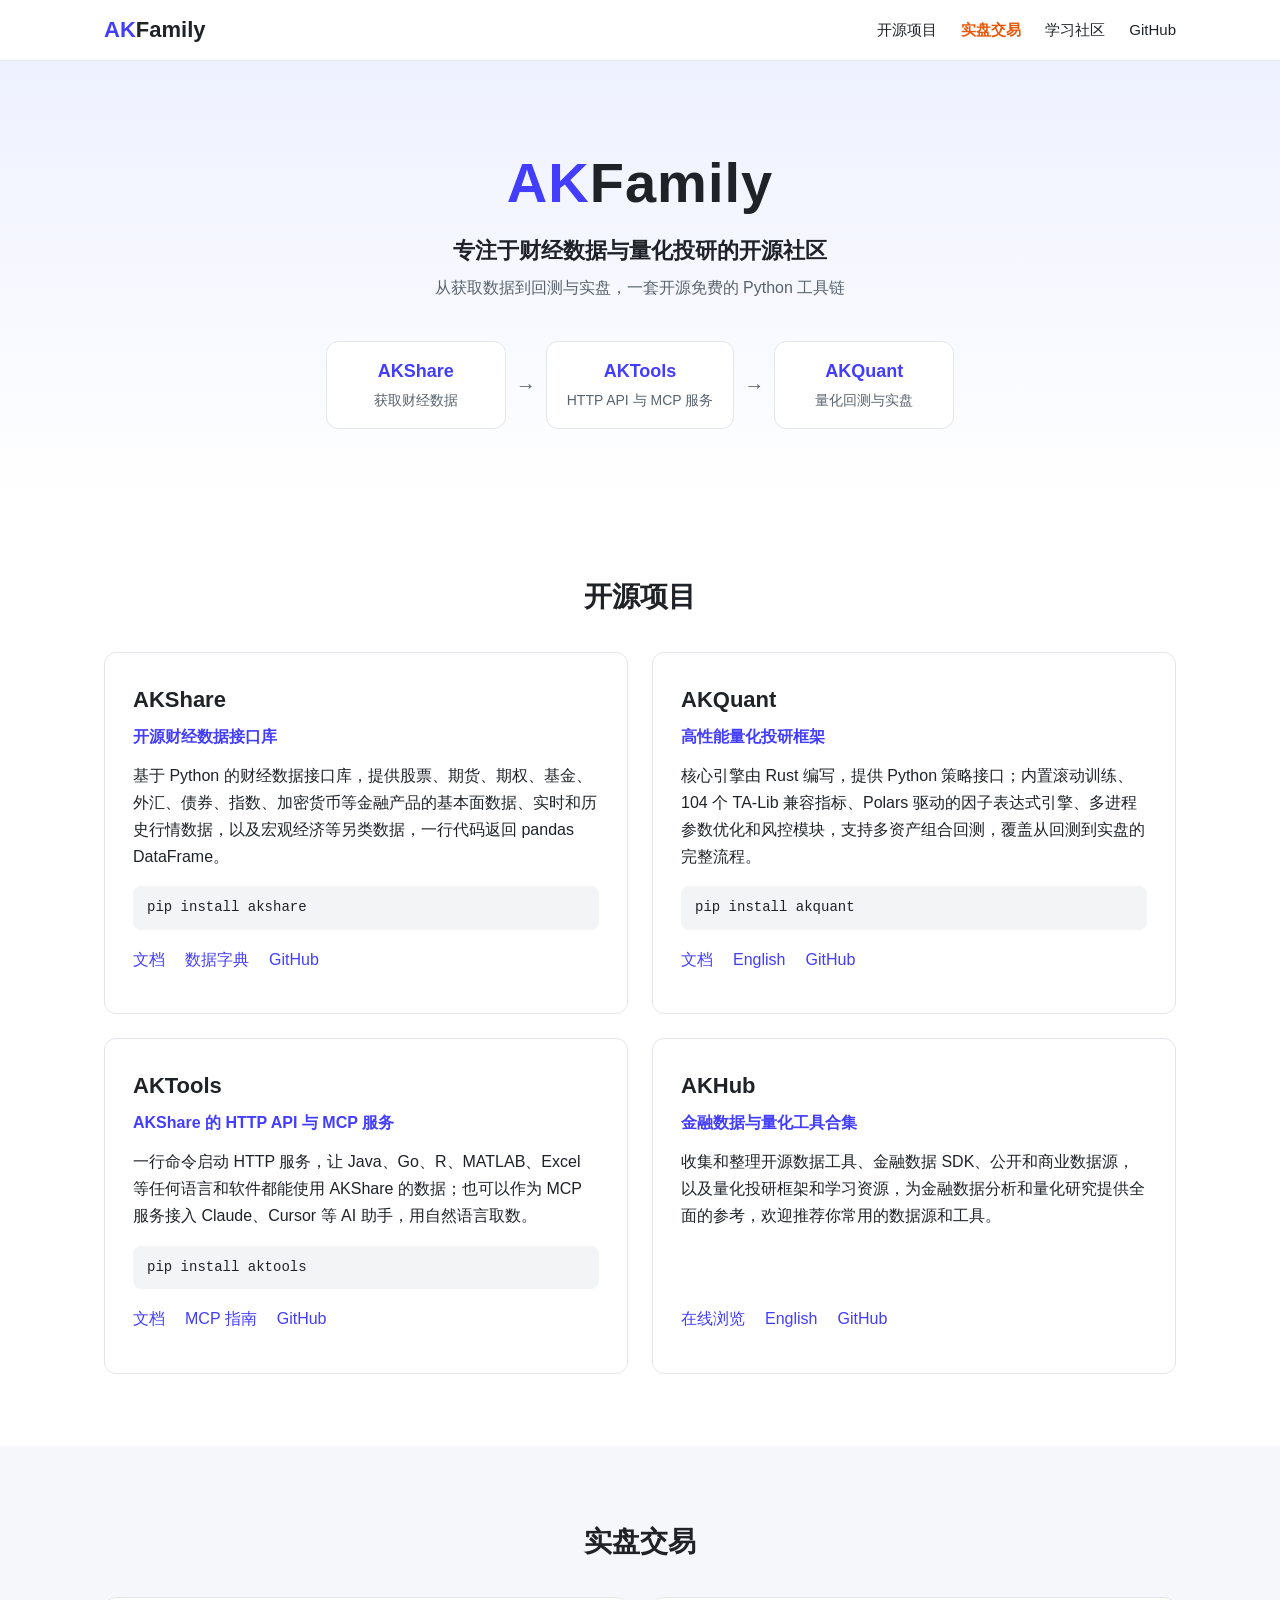
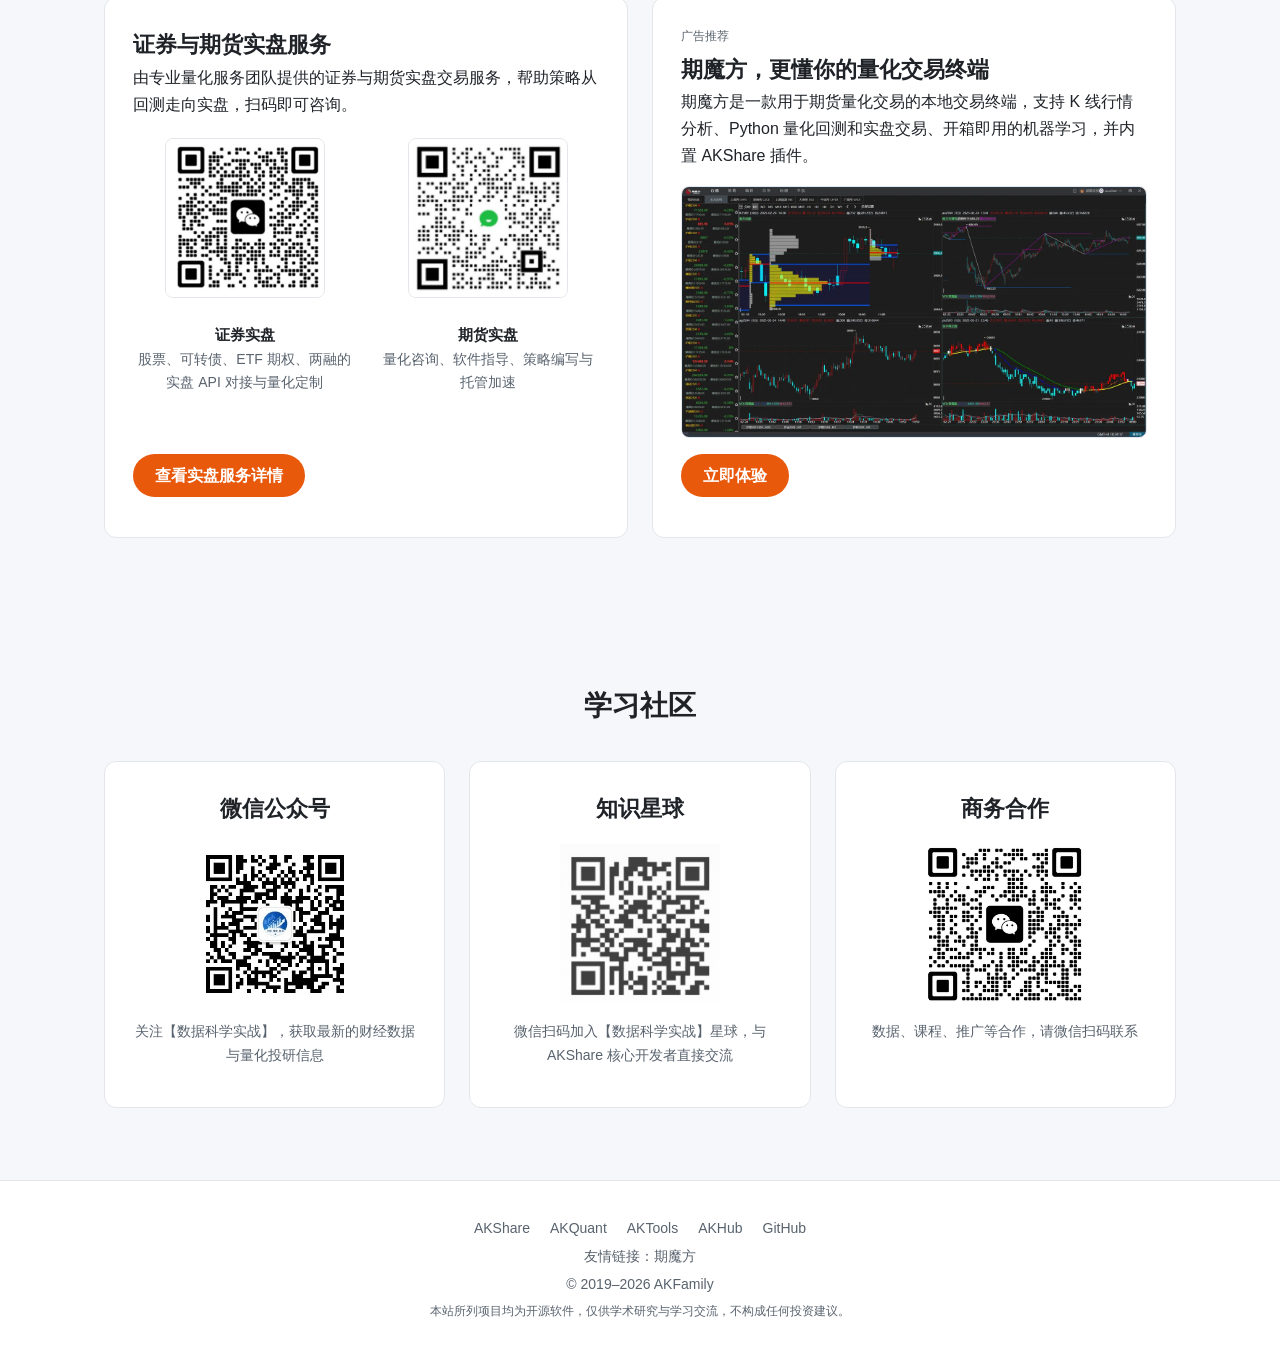
<file: index.html>
<!doctype html>
<html lang="zh-CN">
<head>
  <meta charset="utf-8">
  <meta name="viewport" content="width=device-width, initial-scale=1">
  <title>AKFamily — 专注于财经数据与量化投研的开源社区</title>
  <meta name="description" content="AKFamily 是 AKShare、AKQuant、AKTools 和 AKHub 的项目家族：开源免费的财经数据接口、量化回测与实盘框架、HTTP API 与 MCP 服务，以及金融数据与量化工具合集。">
  <meta name="keywords" content="AKFamily, AKShare, AKQuant, AKTools, AKHub, 财经数据, 金融数据接口, 量化投资, 量化回测, 量化实盘, Python">
  <link rel="canonical" href="https://akfamily.xyz/">
  <meta property="og:type" content="website">
  <meta property="og:title" content="AKFamily — 专注于财经数据与量化投研的开源社区">
  <meta property="og:description" content="开源免费的财经数据接口、量化回测与实盘框架、HTTP API 与 MCP 服务。">
  <meta property="og:url" content="https://akfamily.xyz/">
  <meta property="og:image" content="https://akfamily.xyz/assets/og/akfamily.png">
  <meta property="og:image:width" content="1280">
  <meta property="og:image:height" content="640">
  <meta name="twitter:card" content="summary_large_image">
  <link rel="icon" href="favicon.ico">
  <link rel="stylesheet" href="assets/style.css">
  <script>
    // 兼容旧站的 hash 路由，例如 https://akfamily.xyz/#/community
    (function () {
      var map = { "#/data": "#projects", "#/quant": "#projects", "#/trade": "#trade",
                  "#/course": "#top", "#/community": "#community", "#/": "#top" };
      var target = map[location.hash];
      if (!target) { return; }
      history.replaceState(null, "", target === "#top" ? location.pathname : target);
      document.addEventListener("DOMContentLoaded", function () {
        var el = document.querySelector(target);
        if (el && target !== "#top") { el.scrollIntoView(); }
      });
    })();
  </script>
</head>
<body id="top">
  <header class="nav">
    <div class="wrap nav-inner">
      <a class="brand" href="#top"><span class="ak">AK</span>Family</a>
      <nav>
        <a href="#projects">开源项目</a>
        <a href="#trade" class="hl">实盘交易</a>
        <a href="#community">学习社区</a>
        <a href="https://github.com/akfamily" target="_blank" rel="noopener">GitHub</a>
      </nav>
    </div>
  </header>

  <main>
    <section class="hero">
      <div class="wrap">
        <h1><span class="ak">AK</span>Family</h1>
        <p class="lead">专注于财经数据与量化投研的开源社区</p>
        <p class="sub">从获取数据到回测与实盘，一套开源免费的 Python 工具链</p>
        <ol class="flow" aria-label="项目关系">
          <li><a href="https://akshare.akfamily.xyz/" target="_blank" rel="noopener"><b>AKShare</b><span>获取财经数据</span></a></li>
          <li><a href="https://aktools.akfamily.xyz/" target="_blank" rel="noopener"><b>AKTools</b><span>HTTP API 与 MCP 服务</span></a></li>
          <li><a href="https://akquant.akfamily.xyz/" target="_blank" rel="noopener"><b>AKQuant</b><span>量化回测与实盘</span></a></li>
        </ol>
      </div>
    </section>

    <section id="projects" class="section">
      <div class="wrap">
        <h2>开源项目</h2>
        <div class="grid cards">
          <article class="card">
            <h3>AKShare</h3>
            <p class="tag">开源财经数据接口库</p>
            <p>基于 Python 的财经数据接口库，提供股票、期货、期权、基金、外汇、债券、指数、加密货币等金融产品的基本面数据、实时和历史行情数据，以及宏观经济等另类数据，一行代码返回 pandas DataFrame。</p>
            <pre><code>pip install akshare</code></pre>
            <p class="links"><a href="https://akshare.akfamily.xyz/" target="_blank" rel="noopener">文档</a><a href="https://akshare.akfamily.xyz/data/index.html" target="_blank" rel="noopener">数据字典</a><a href="https://github.com/akfamily/akshare" target="_blank" rel="noopener">GitHub</a></p>
          </article>
          <article class="card">
            <h3>AKQuant</h3>
            <p class="tag">高性能量化投研框架</p>
            <p>核心引擎由 Rust 编写，提供 Python 策略接口；内置滚动训练、104 个 TA-Lib 兼容指标、Polars 驱动的因子表达式引擎、多进程参数优化和风控模块，支持多资产组合回测，覆盖从回测到实盘的完整流程。</p>
            <pre><code>pip install akquant</code></pre>
            <p class="links"><a href="https://akquant.akfamily.xyz/" target="_blank" rel="noopener">文档</a><a href="https://akquant.akfamily.xyz/en/" target="_blank" rel="noopener">English</a><a href="https://github.com/akfamily/akquant" target="_blank" rel="noopener">GitHub</a></p>
          </article>
          <article class="card">
            <h3>AKTools</h3>
            <p class="tag">AKShare 的 HTTP API 与 MCP 服务</p>
            <p>一行命令启动 HTTP 服务，让 Java、Go、R、MATLAB、Excel 等任何语言和软件都能使用 AKShare 的数据；也可以作为 MCP 服务接入 Claude、Cursor 等 AI 助手，用自然语言取数。</p>
            <pre><code>pip install aktools</code></pre>
            <p class="links"><a href="https://aktools.akfamily.xyz/" target="_blank" rel="noopener">文档</a><a href="https://akshare.akfamily.xyz/mcp.html" target="_blank" rel="noopener">MCP 指南</a><a href="https://github.com/akfamily/aktools" target="_blank" rel="noopener">GitHub</a></p>
          </article>
          <article class="card">
            <h3>AKHub</h3>
            <p class="tag">金融数据与量化工具合集</p>
            <p>收集和整理开源数据工具、金融数据 SDK、公开和商业数据源，以及量化投研框架和学习资源，为金融数据分析和量化研究提供全面的参考，欢迎推荐你常用的数据源和工具。</p>
            <p class="links"><a href="https://akhub.akfamily.xyz/" target="_blank" rel="noopener">在线浏览</a><a href="https://akhub.akfamily.xyz/en/" target="_blank" rel="noopener">English</a><a href="https://github.com/akfamily/akhub" target="_blank" rel="noopener">GitHub</a></p>
          </article>
        </div>
      </div>
    </section>

    <section id="trade" class="section alt">
      <div class="wrap">
        <h2>实盘交易</h2>
        <div class="grid two">
          <article class="card promo">
            <h3>证券与期货实盘服务</h3>
            <p>由专业量化服务团队提供的证券与期货实盘交易服务，帮助策略从回测走向实盘，扫码即可咨询。</p>
            <div class="trade-qr">
              <figure>
                <img src="assets/img/trade-stock-qrcode.png" width="160" height="160" alt="证券实盘咨询微信二维码" loading="lazy">
                <figcaption><b>证券实盘</b>股票、可转债、ETF 期权、两融的实盘 API 对接与量化定制</figcaption>
              </figure>
              <figure>
                <img src="assets/img/trade-futures-qrcode.png" width="160" height="160" alt="期货实盘咨询微信二维码" loading="lazy">
                <figcaption><b>期货实盘</b>量化咨询、软件指导、策略编写与托管加速</figcaption>
              </figure>
            </div>
            <p class="links"><a class="btn" href="https://akshare.akfamily.xyz/trade.html" target="_blank" rel="noopener">查看实盘服务详情</a></p>
          </article>
          <article class="card promo">
            <p class="ad">广告推荐</p>
            <h3>期魔方，更懂你的量化交易终端</h3>
            <p>期魔方是一款用于期货量化交易的本地交易终端，支持 K 线行情分析、Python 量化回测和实盘交易、开箱即用的机器学习，并内置 AKShare 插件。</p>
            <img src="assets/img/qimofang.webp" width="1280" height="690" alt="期魔方量化交易终端界面截图" loading="lazy">
            <p class="links"><a class="btn" href="https://qmfquant.com" target="_blank" rel="noopener sponsored">立即体验</a></p>
          </article>
        </div>
      </div>
    </section>

    <section id="community" class="section alt">
      <div class="wrap">
        <h2>学习社区</h2>
        <div class="grid three">
          <article class="card qr">
            <h3>微信公众号</h3>
            <img src="assets/img/wechat-qrcode.jpg" width="160" height="160" alt="微信公众号【数据科学实战】二维码" loading="lazy">
            <p>关注【数据科学实战】，获取最新的财经数据与量化投研信息</p>
          </article>
          <article class="card qr">
            <h3>知识星球</h3>
            <img src="assets/img/zsxq-qrcode.png" width="160" height="160" alt="知识星球【数据科学实战】二维码" loading="lazy">
            <p>微信扫码加入【数据科学实战】星球，与 AKShare 核心开发者直接交流</p>
          </article>
          <article class="card qr">
            <h3>商务合作</h3>
            <img src="assets/img/business-qrcode.png" width="160" height="160" alt="商务合作微信二维码" loading="lazy">
            <p>数据、课程、推广等合作，请微信扫码联系</p>
          </article>
        </div>
      </div>
    </section>
  </main>

  <footer class="footer">
    <div class="wrap">
      <p class="footer-links"><a href="https://akshare.akfamily.xyz/" target="_blank" rel="noopener">AKShare</a><a href="https://akquant.akfamily.xyz/" target="_blank" rel="noopener">AKQuant</a><a href="https://aktools.akfamily.xyz/" target="_blank" rel="noopener">AKTools</a><a href="https://akhub.akfamily.xyz/" target="_blank" rel="noopener">AKHub</a><a href="https://github.com/akfamily" target="_blank" rel="noopener">GitHub</a></p>
      <p>友情链接：<a href="https://qmfquant.com" target="_blank" rel="noopener">期魔方</a></p>
      <p>© 2019–<span id="year">2026</span> AKFamily</p>
      <p class="disclaimer">本站所列项目均为开源软件，仅供学术研究与学习交流，不构成任何投资建议。</p>
    </div>
  </footer>
  <script>document.getElementById("year").textContent = new Date().getFullYear();</script>
</body>
</html>
</file>
<file: assets/style.css>
:root {
  --brand: #433dff;
  --accent: #e8590c;
  --text: #1f2328;
  --muted: #59636e;
  --line: #e3e6ea;
  --bg-alt: #f6f7fb;
  --radius: 12px;
  font-family: -apple-system, BlinkMacSystemFont, "Segoe UI", "PingFang SC",
    "Hiragino Sans GB", "Microsoft YaHei", Arial, sans-serif;
  color: var(--text);
  line-height: 1.7;
}

* { box-sizing: border-box; }
html { scroll-behavior: smooth; scroll-padding-top: 72px; }
body { margin: 0; background: #fff; }
a { color: var(--brand); text-decoration: none; }
a:hover { text-decoration: underline; }
img { max-width: 100%; height: auto; }
.wrap { max-width: 1120px; margin: 0 auto; padding: 0 24px; }
.ak { color: var(--brand); }

/* 顶栏 */
.nav {
  position: sticky; top: 0; z-index: 10;
  background: rgba(255, 255, 255, 0.92);
  backdrop-filter: blur(8px);
  border-bottom: 1px solid var(--line);
}
.nav-inner { display: flex; align-items: center; justify-content: space-between; height: 60px; }
.brand { font-size: 22px; font-weight: 700; color: var(--text); }
.brand:hover { text-decoration: none; }
.nav nav { display: flex; gap: 24px; }
.nav nav a { color: var(--text); font-size: 15px; }
.nav nav a.hl { color: var(--accent); font-weight: 600; }

/* 首屏 */
.hero {
  padding: 88px 0 72px;
  text-align: center;
  background: linear-gradient(180deg, #eef1ff 0%, #fff 100%);
}
.hero h1 { margin: 0; font-size: 56px; line-height: 1.2; letter-spacing: 1px; }
.hero .lead { margin: 16px 0 4px; font-size: 22px; font-weight: 600; }
.hero .sub { margin: 0; color: var(--muted); }
.flow {
  list-style: none; padding: 0; margin: 40px auto 0;
  display: flex; justify-content: center; align-items: stretch; gap: 40px;
}
.flow li { position: relative; }
.flow li + li::before {
  content: "→"; position: absolute; left: -30px; top: 50%;
  transform: translateY(-50%); color: var(--muted); font-size: 20px;
}
.flow a {
  display: block; min-width: 180px; padding: 14px 20px;
  background: #fff; border: 1px solid var(--line); border-radius: var(--radius);
  color: var(--text);
}
.flow a:hover { border-color: var(--brand); text-decoration: none; }
.flow b { display: block; font-size: 18px; color: var(--brand); }
.flow span { font-size: 14px; color: var(--muted); }

/* 区块 */
.section { padding: 72px 0; }
.section.alt { background: var(--bg-alt); }
.section h2 { margin: 0 0 32px; font-size: 28px; text-align: center; }
.grid { display: grid; gap: 24px; }
.cards { grid-template-columns: repeat(2, 1fr); }
.two { grid-template-columns: repeat(2, 1fr); }
.three { grid-template-columns: repeat(3, 1fr); }

.card {
  display: flex; flex-direction: column;
  padding: 28px; background: #fff;
  border: 1px solid var(--line); border-radius: var(--radius);
}
.card h3 { margin: 0; font-size: 22px; }
.card .tag { margin: 4px 0 12px; color: var(--brand); font-weight: 600; }
.card p { margin: 0 0 12px; }
.card pre {
  margin: 4px 0 16px; padding: 10px 14px;
  background: #f3f4f6; border-radius: 8px; overflow-x: auto;
}
.card code { font-family: Consolas, "SFMono-Regular", Menlo, monospace; font-size: 14px; }
.card .links { margin-top: auto; display: flex; gap: 20px; flex-wrap: wrap; }
.more { margin: 24px 0 0; text-align: center; color: var(--muted); }

.promo img { margin: 4px 0 16px; border-radius: 8px; border: 1px solid var(--line); }
.promo .ad { margin: 0 0 4px; font-size: 12px; color: var(--muted); }
.trade-qr { display: flex; gap: 20px; margin: 4px 0 16px; }
.trade-qr figure { flex: 1; margin: 0; text-align: center; }
.trade-qr img { width: 160px; height: auto; }
.trade-qr figcaption { font-size: 14px; color: var(--muted); }
.trade-qr figcaption b { display: block; color: var(--text); font-size: 15px; }
.btn {
  display: inline-block; padding: 8px 22px;
  background: var(--accent); color: #fff; border-radius: 999px; font-weight: 600;
}
.btn:hover { text-decoration: none; opacity: 0.9; }

.qr { align-items: center; text-align: center; }
.qr img { margin: 16px 0; }
.qr p { color: var(--muted); font-size: 14px; }


.footer {
  padding: 32px 0; text-align: center; font-size: 14px; color: var(--muted);
  border-top: 1px solid var(--line);
}
.footer p { margin: 4px 0; }
.footer a { color: var(--muted); }
.footer-links { display: flex; justify-content: center; flex-wrap: wrap; gap: 4px 20px; }
.disclaimer { font-size: 12px; }

@media (max-width: 860px) {
  .cards, .two, .three { grid-template-columns: 1fr; }
  .nav nav { gap: 14px; }
  .nav nav a:last-child { display: none; }
  .hero { padding: 56px 0 48px; }
  .hero h1 { font-size: 40px; }
  .flow { flex-direction: column; align-items: center; gap: 28px; }
  .flow li + li::before { content: "↓"; left: 50%; top: -24px; transform: translateX(-50%); }
}
@media (max-width: 600px) {
  html { scroll-padding-top: 100px; }
  .nav-inner { flex-wrap: wrap; height: auto; padding-top: 8px; padding-bottom: 8px; row-gap: 4px; }
  .nav nav { width: 100%; justify-content: space-between; gap: 0; }
  .nav nav a { font-size: 14px; }
  .brand { font-size: 19px; }
  .wrap { padding: 0 16px; }
  .card { padding: 20px; }
  .hero .lead { font-size: 19px; }
  .trade-qr { flex-direction: column; align-items: center; }
}
</file>
